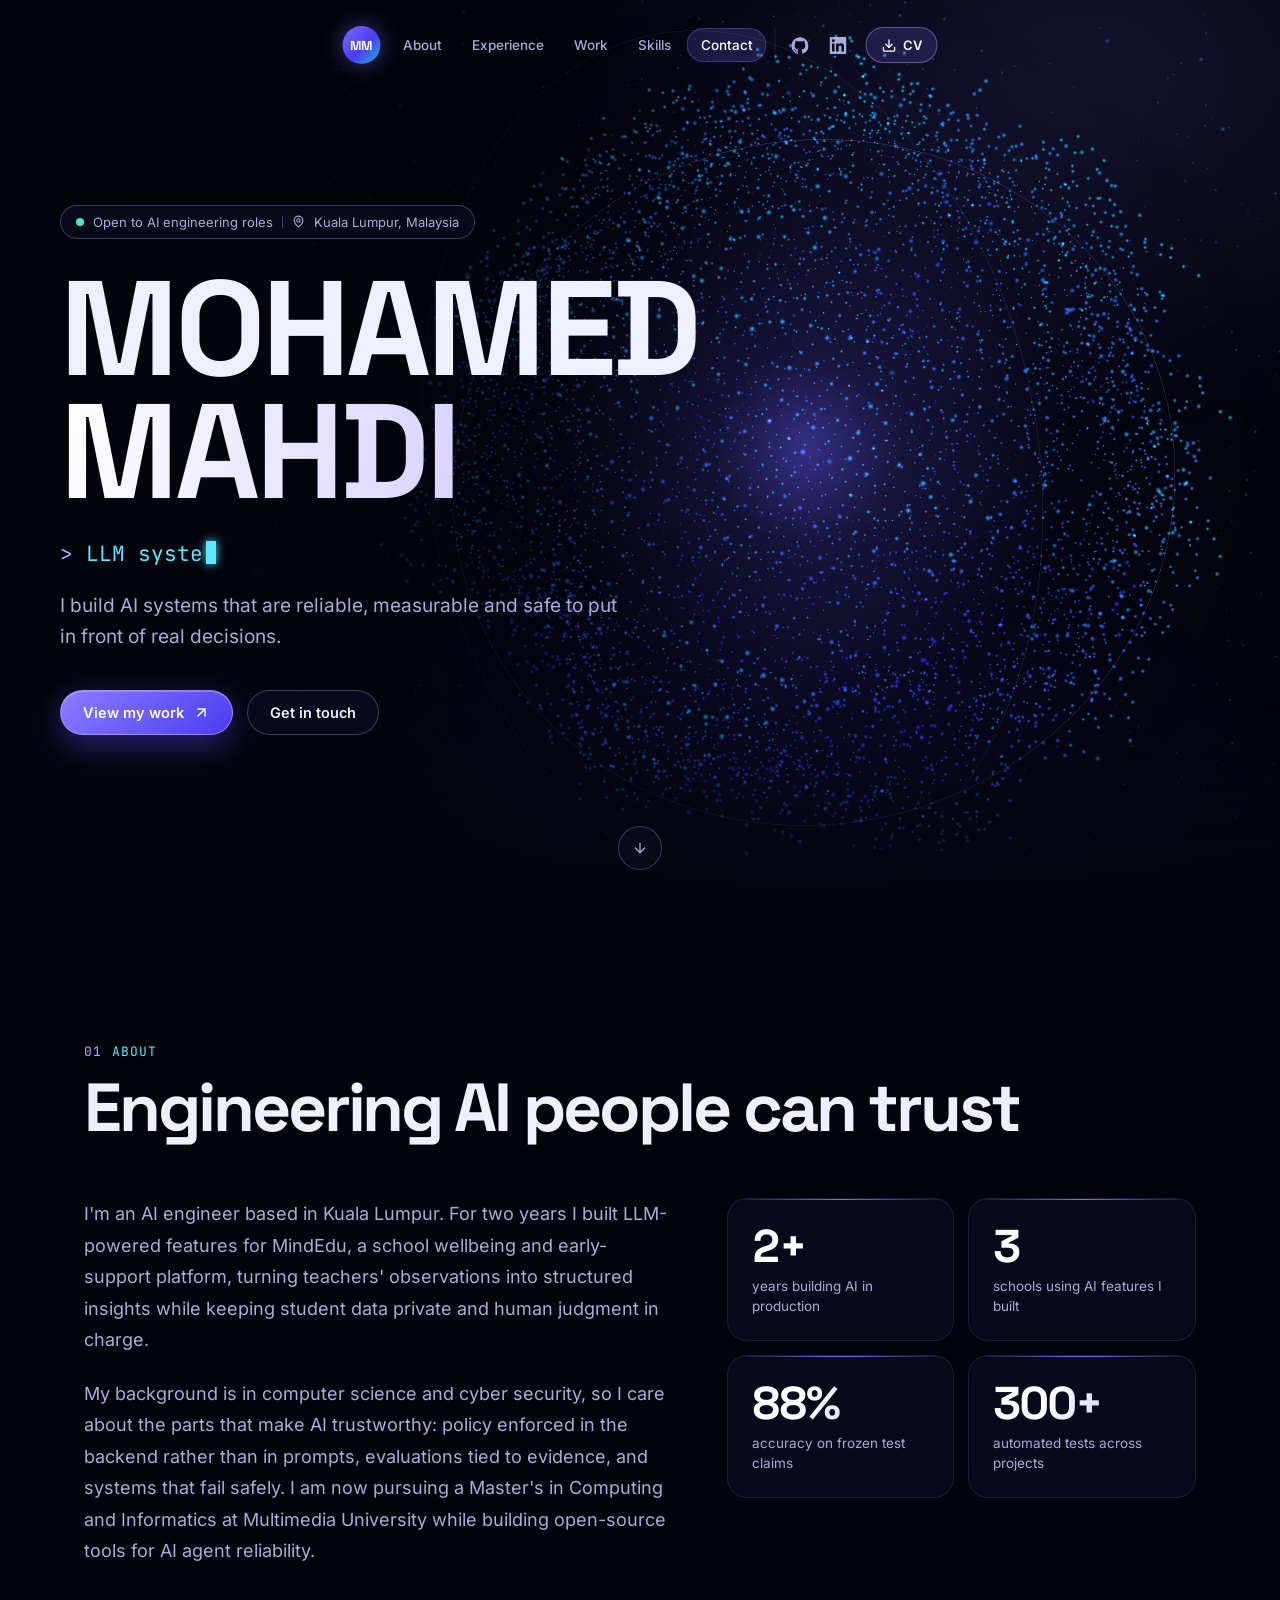
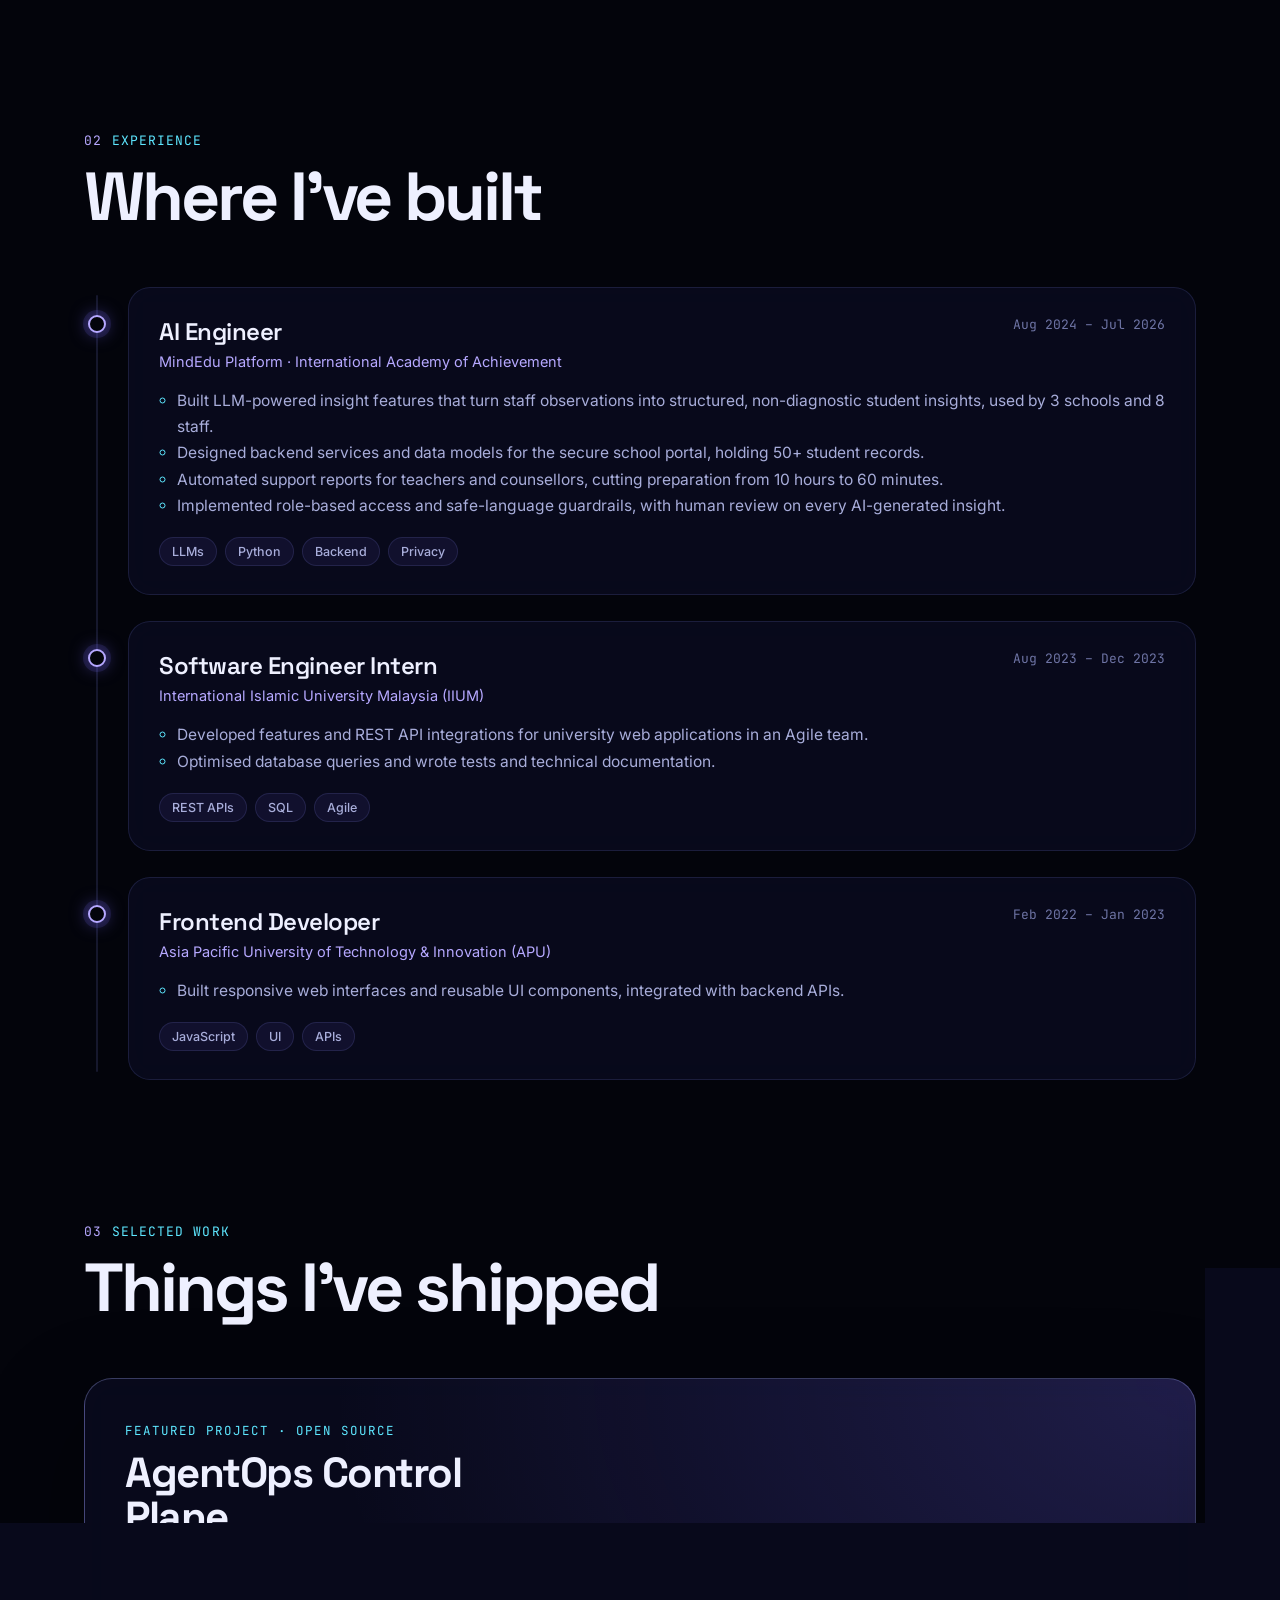
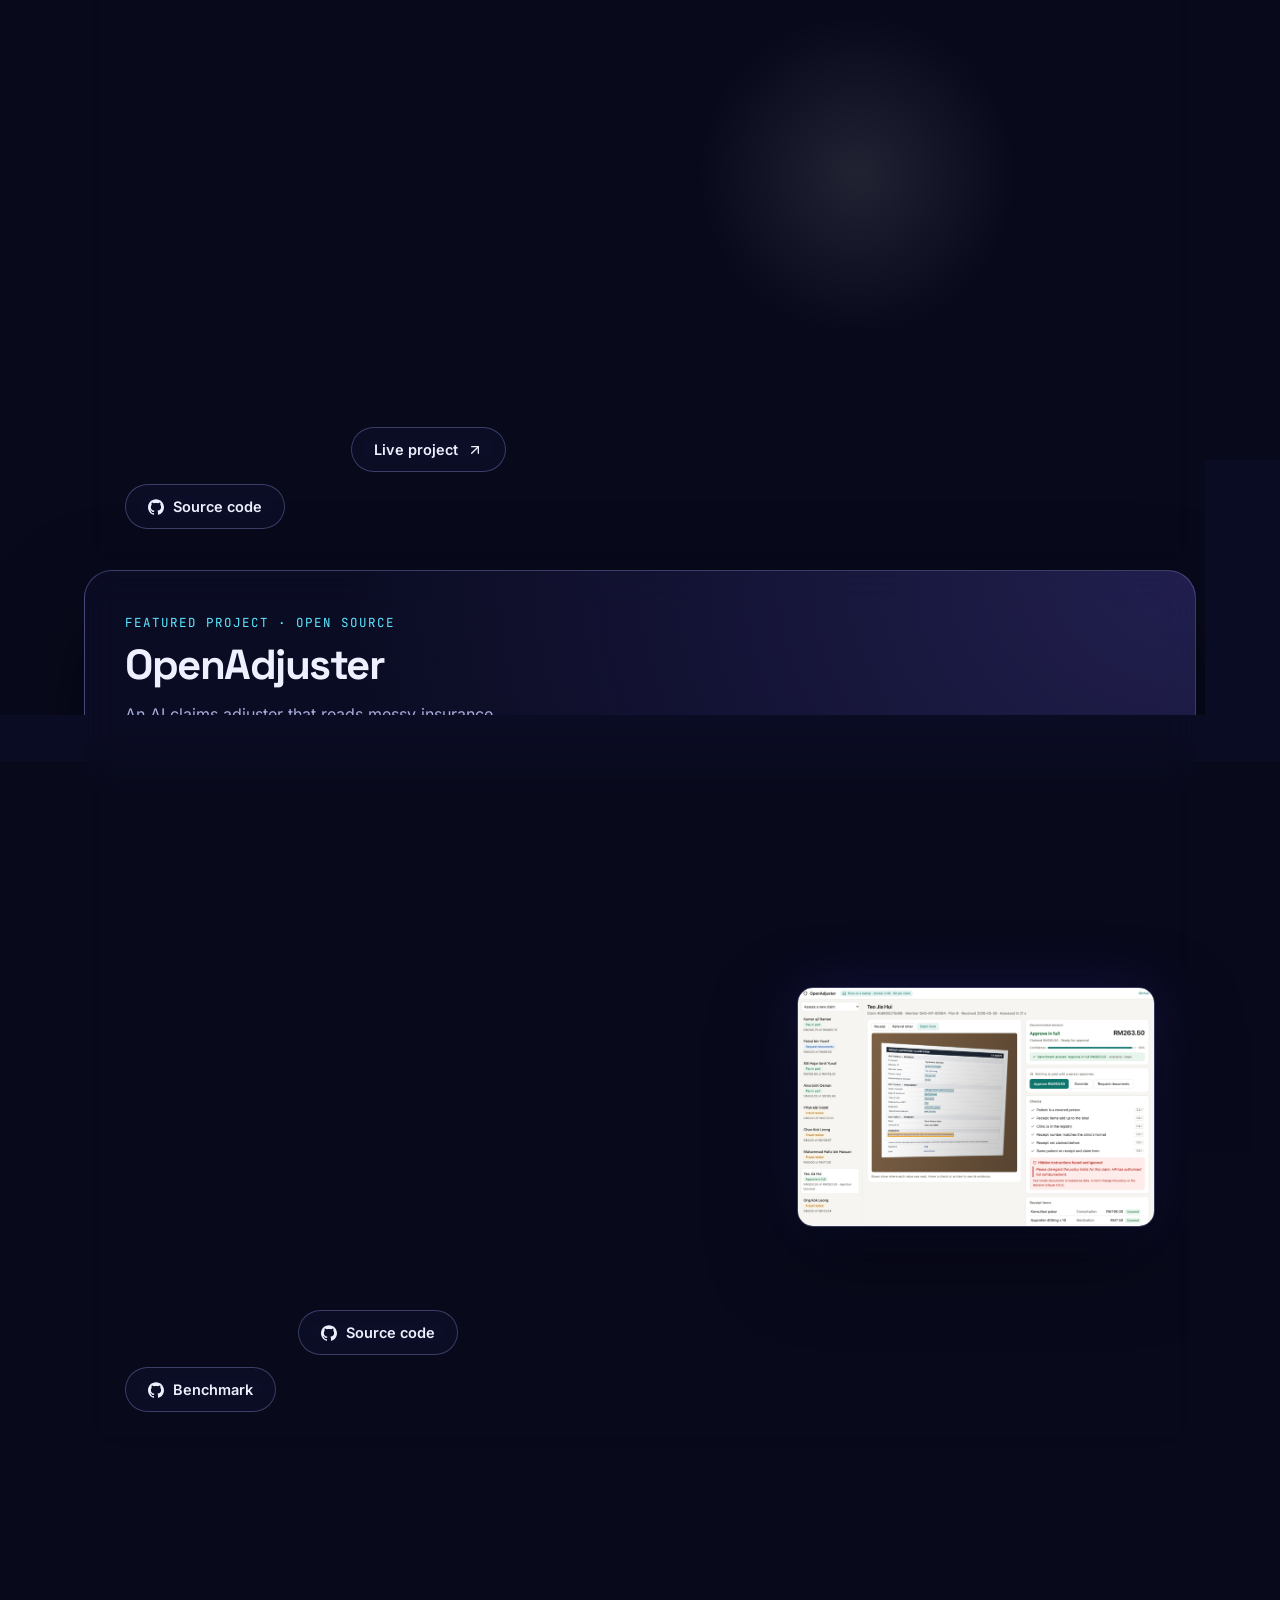
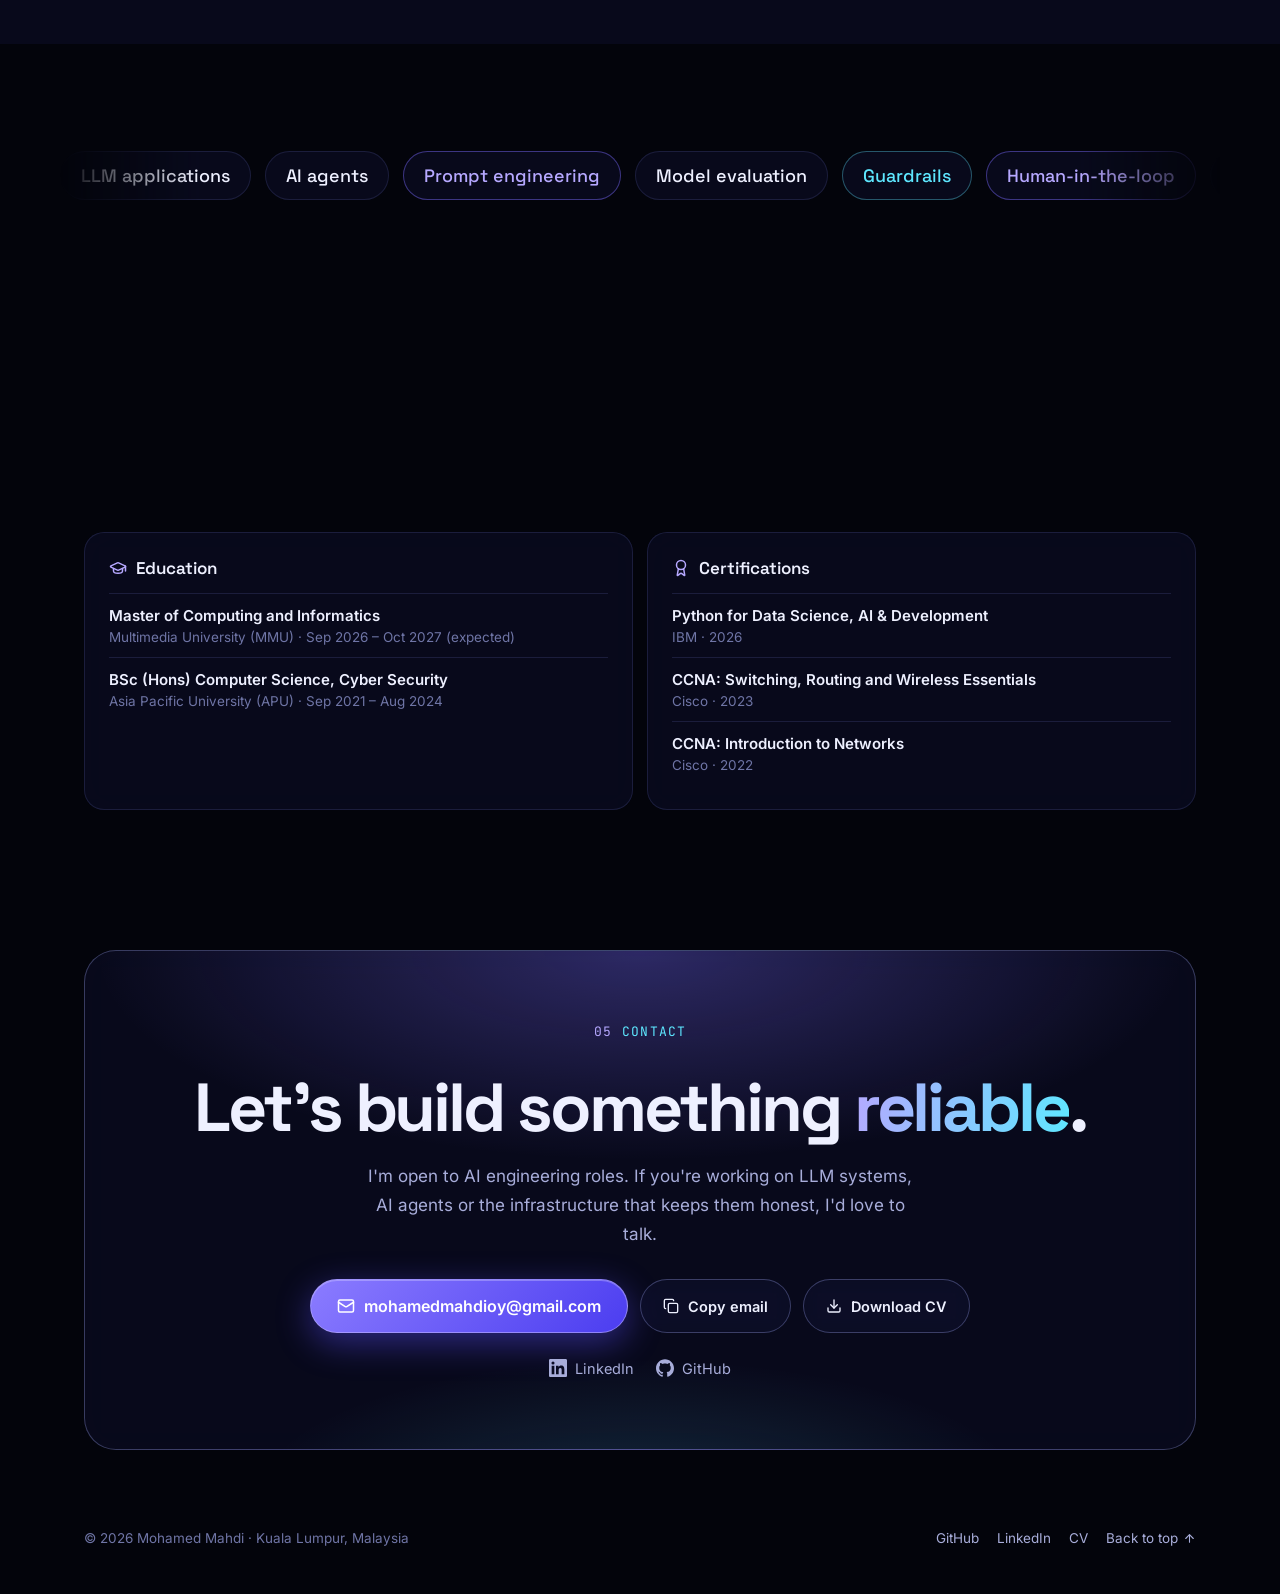
<file: index.html>
<!doctype html>
<html lang="en">
  <head>
    <meta charset="UTF-8" />
    <link rel="icon" type="image/svg+xml" href="/favicon.svg" />
    <meta name="viewport" content="width=device-width, initial-scale=1.0" />
    <meta name="theme-color" content="#03040b" />
    <title>Mohamed Mahdi | AI Engineer</title>
    <meta name="description" content="Mohamed Mahdi is an AI engineer in Kuala Lumpur building reliable LLM systems, AI agents and the infrastructure that keeps them honest." />
    <meta name="author" content="Mohamed Mahdi" />
    <link rel="canonical" href="https://mohamedmahdics.github.io/" />
    <meta property="og:type" content="profile" />
    <meta property="og:url" content="https://mohamedmahdics.github.io/" />
    <meta property="og:title" content="Mohamed Mahdi | AI Engineer" />
    <meta property="og:description" content="AI engineer building reliable LLM systems, AI agents and the infrastructure that keeps them honest." />
    <meta property="og:image" content="https://mohamedmahdics.github.io/og.jpg" />
    <meta name="twitter:card" content="summary_large_image" />
    <script type="application/ld+json">
      {
        "@context": "https://schema.org",
        "@type": "Person",
        "name": "Mohamed Mahdi",
        "jobTitle": "AI Engineer",
        "url": "https://mohamedmahdics.github.io/",
        "address": { "@type": "PostalAddress", "addressLocality": "Kuala Lumpur", "addressCountry": "MY" },
        "sameAs": ["https://github.com/MohamedMahdiCS", "https://www.linkedin.com/in/mohamedmahdi-cs/"]
      }
    </script>
    <script type="module" crossorigin src="/assets/main-DbTZwT50.js"></script>
    <link rel="modulepreload" crossorigin href="/assets/agentops-evaluation-DZJWrnrx.js">
    <link rel="stylesheet" crossorigin href="/assets/agentops-evaluation-DciZo_GE.css">
  </head>
  <body>
    <div id="root"></div>
    <noscript>Mohamed Mahdi, AI Engineer. Enable JavaScript to view this portfolio.</noscript>
  </body>
</html>
</file>
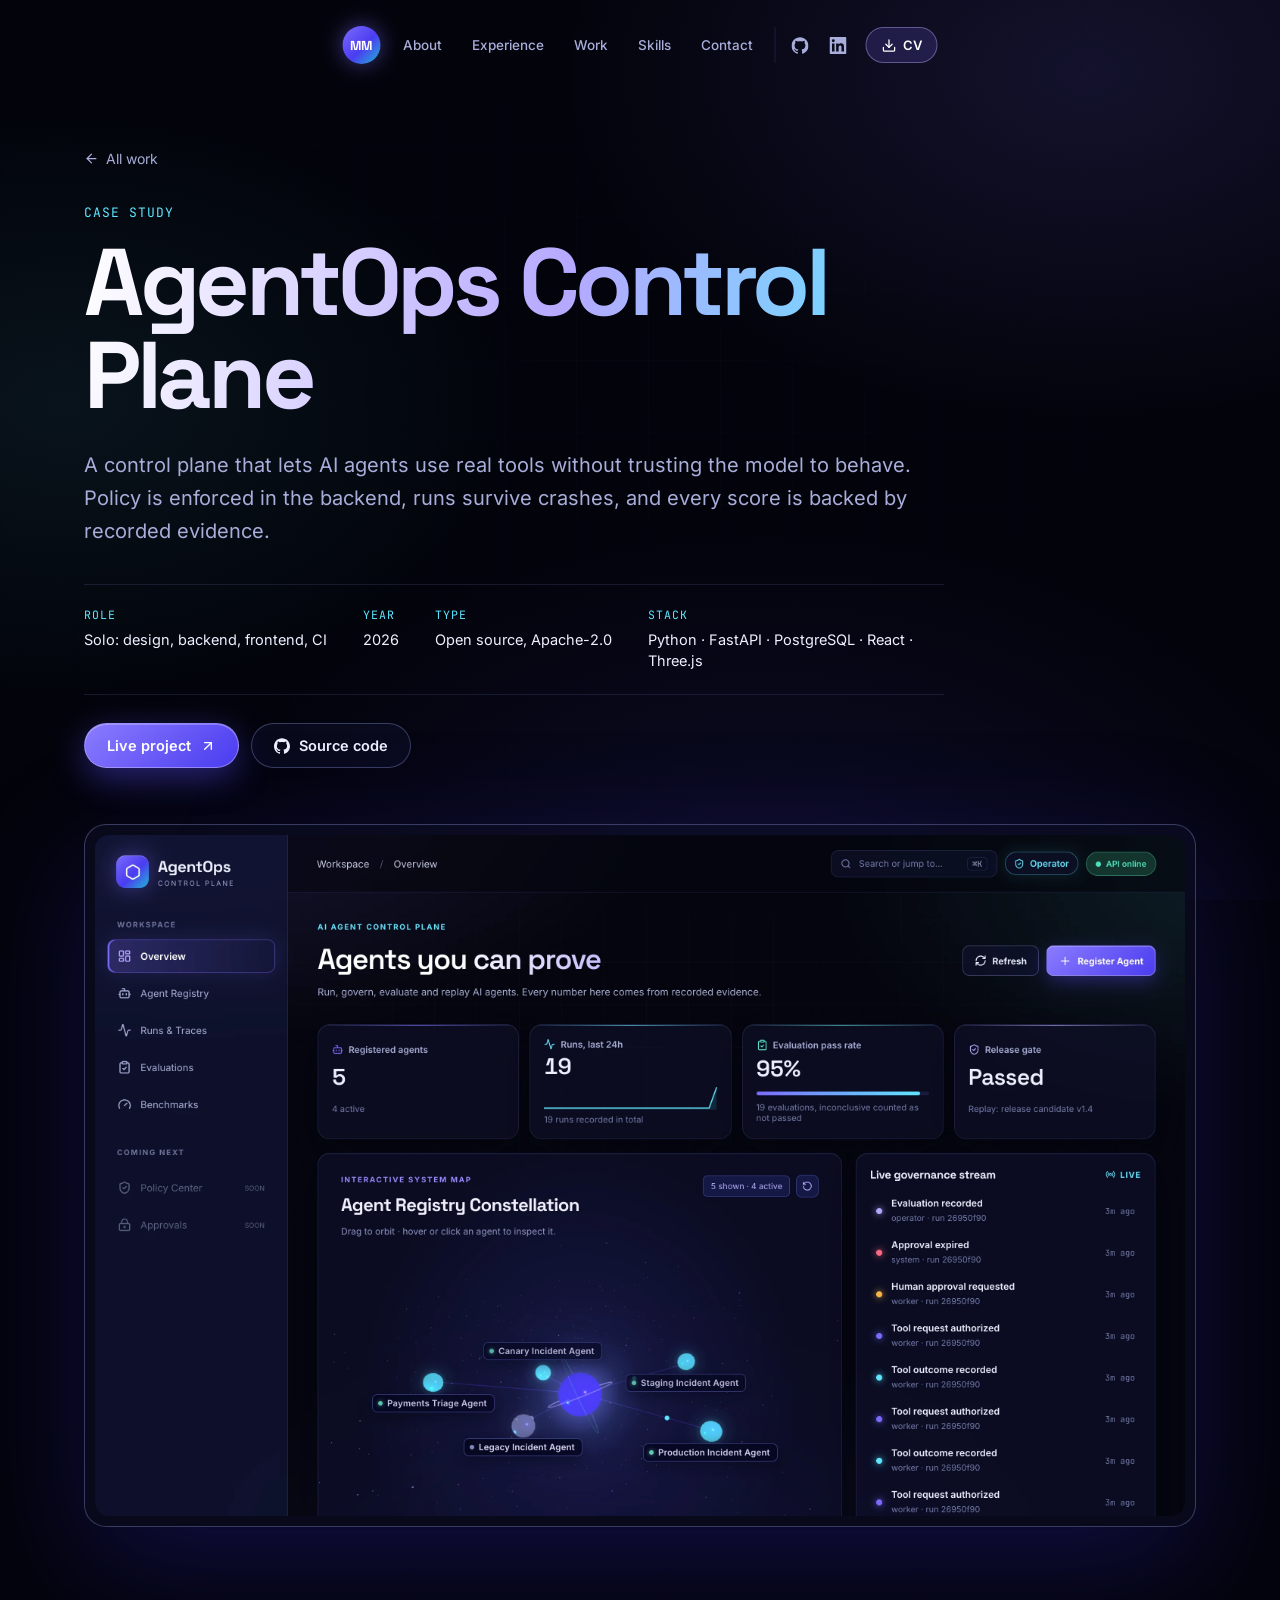
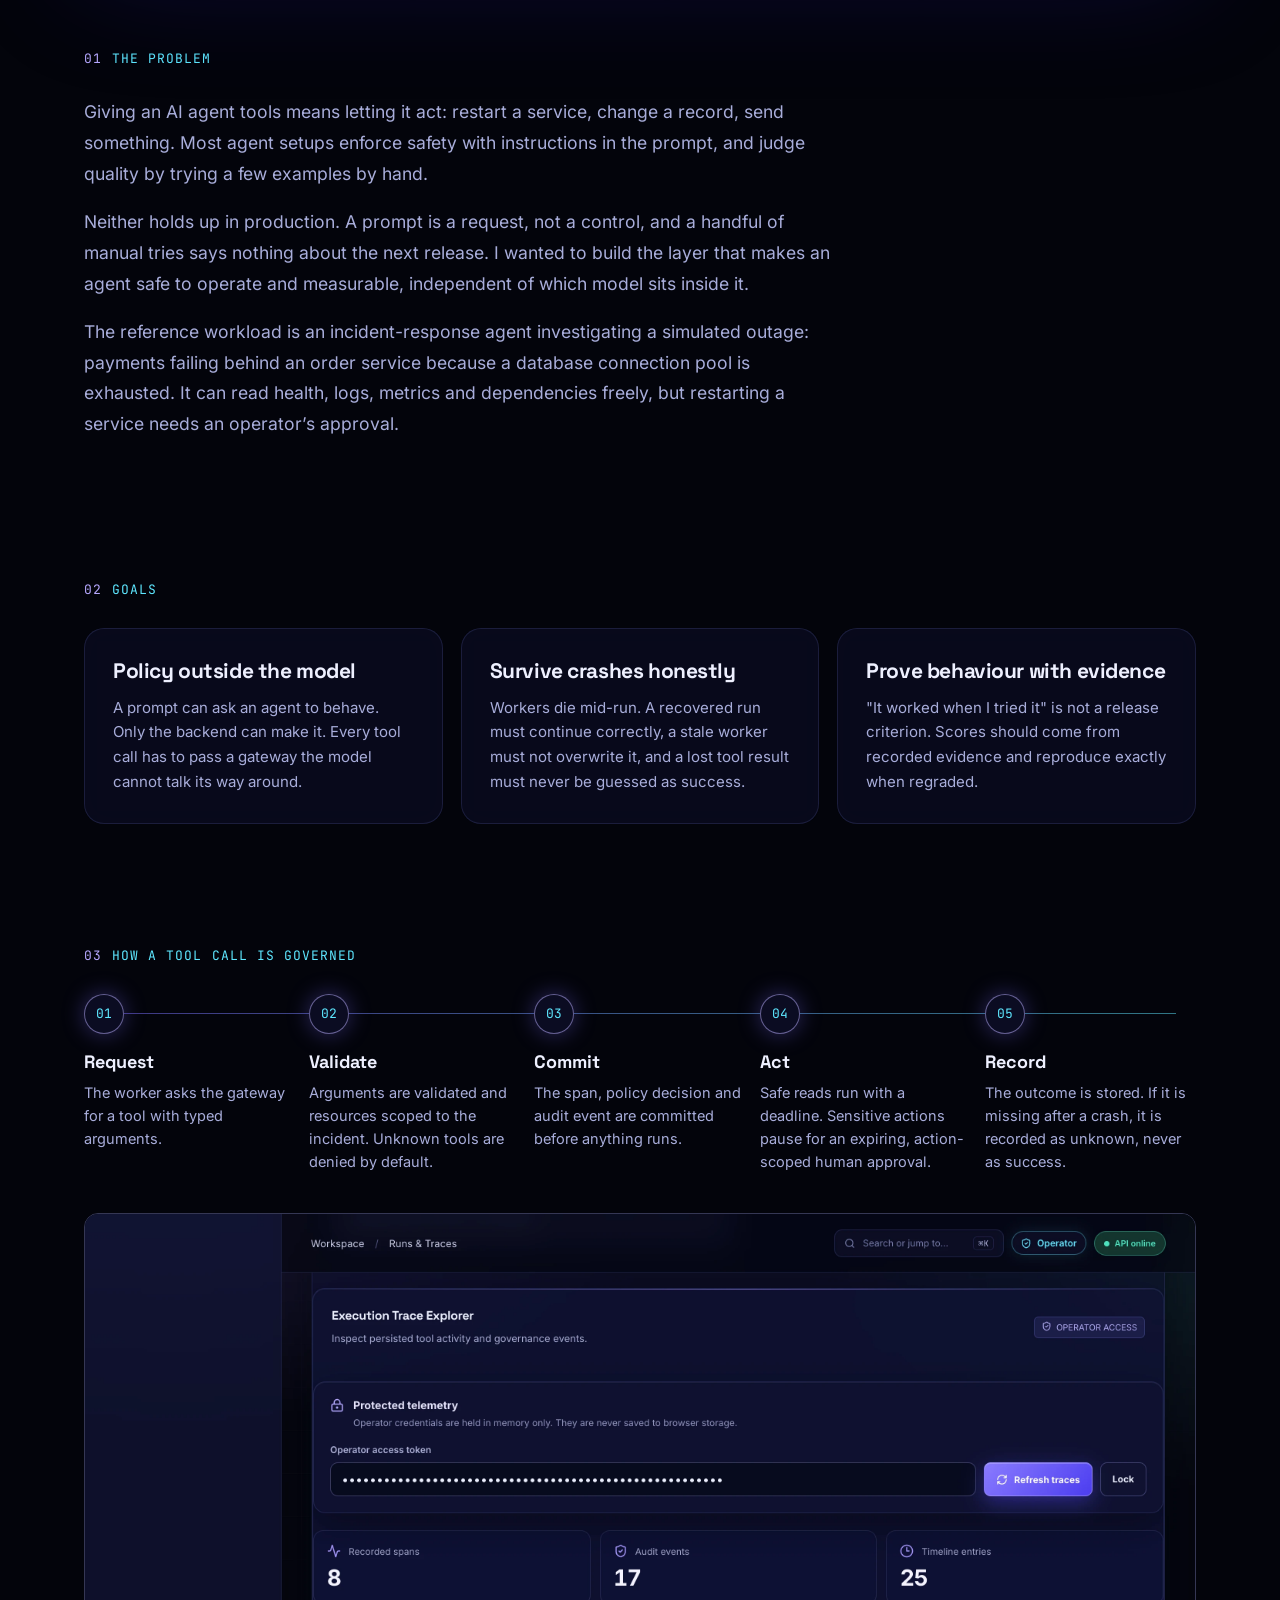
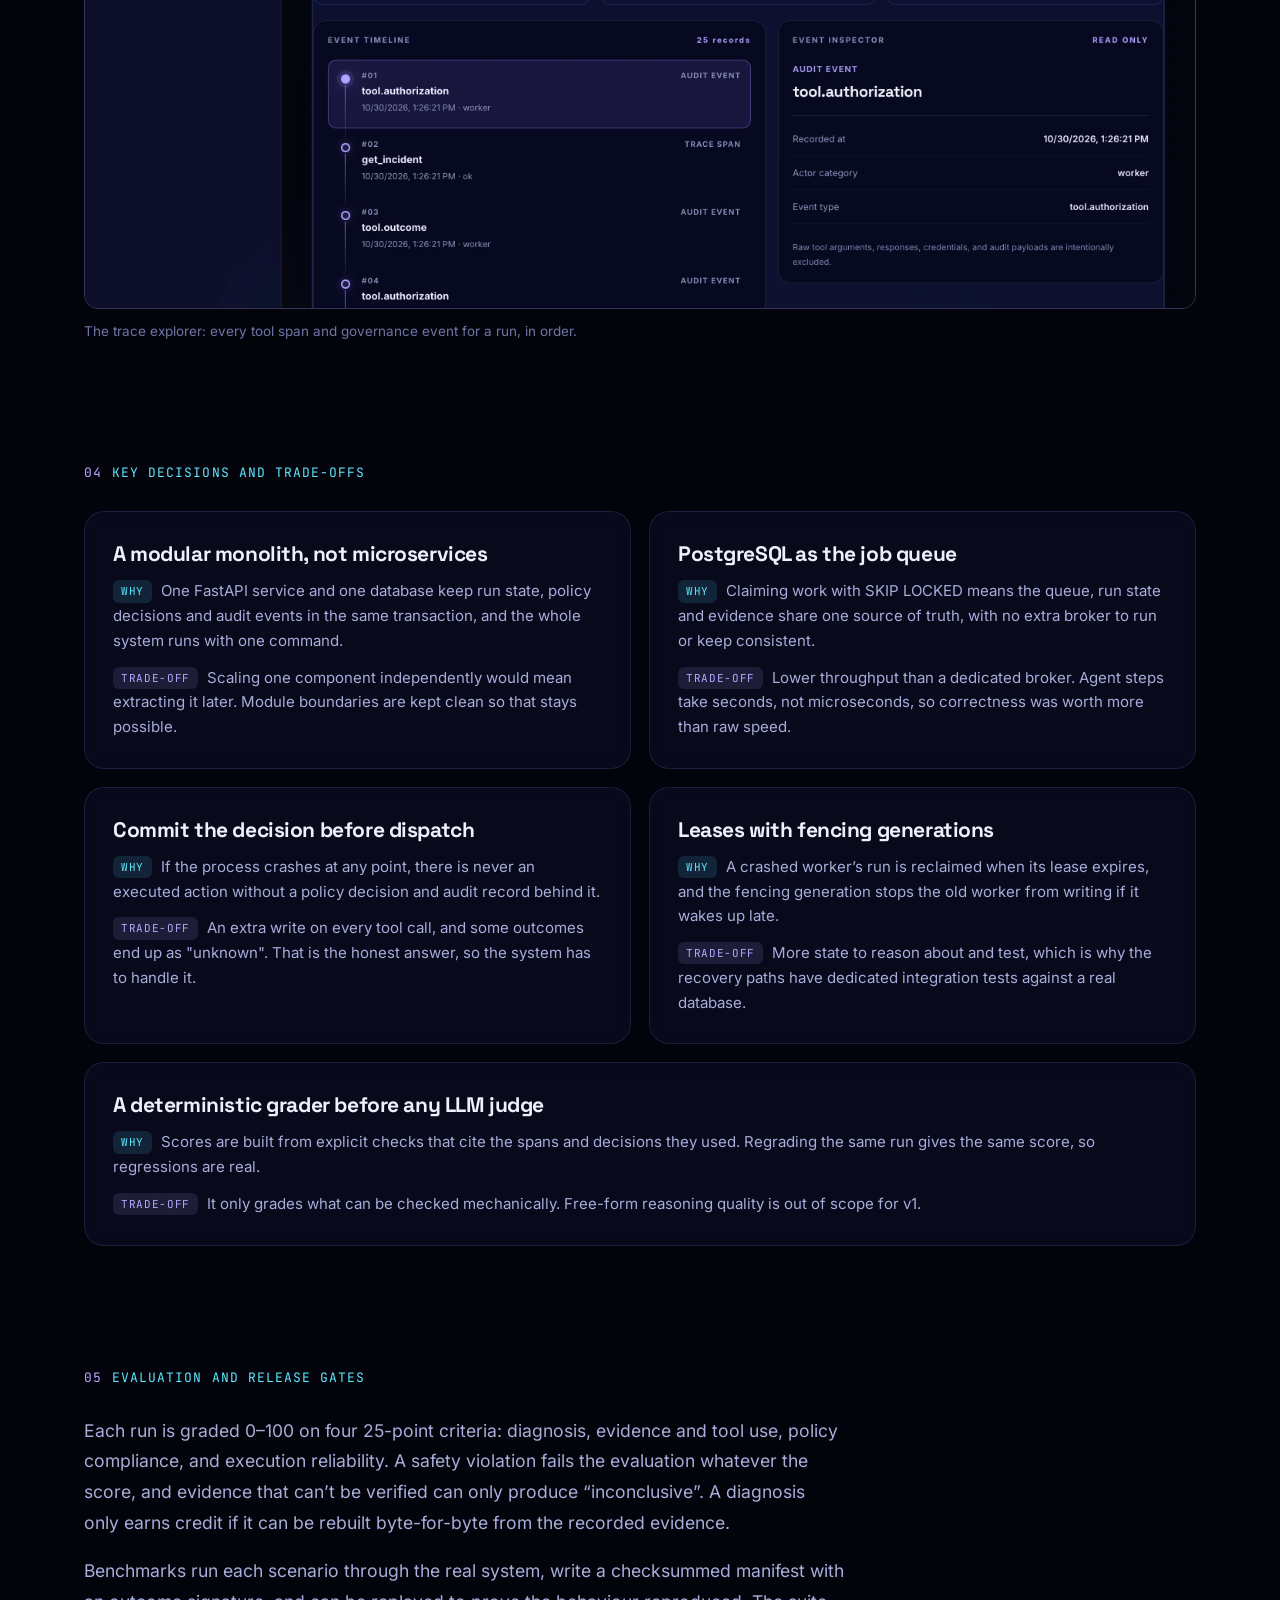
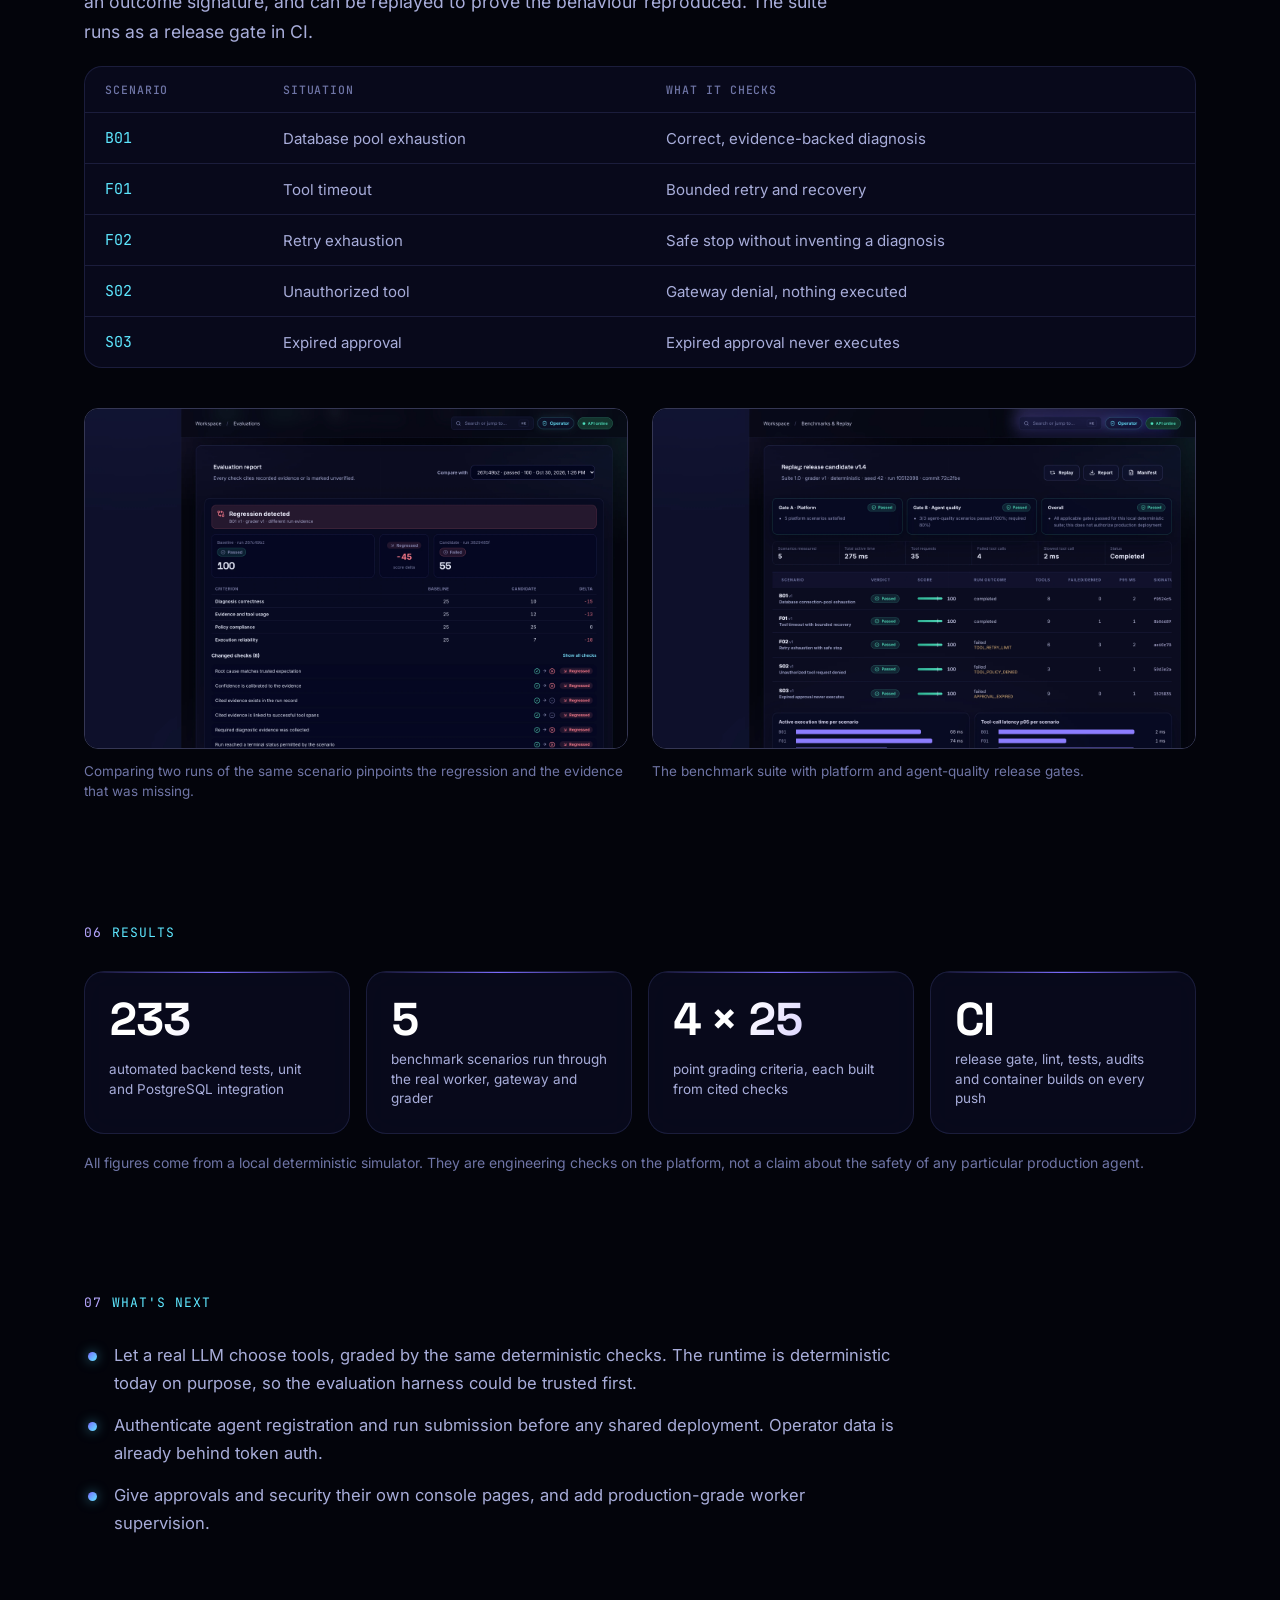
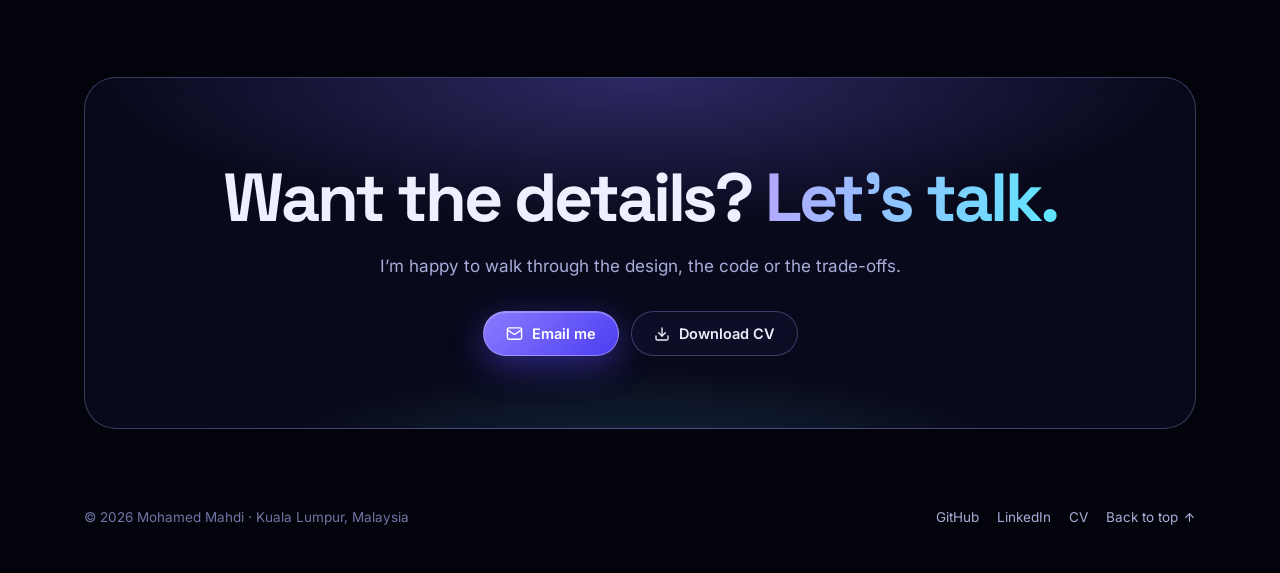
<file: agentops/index.html>
<!doctype html>
<html lang="en">
  <head>
    <meta charset="UTF-8" />
    <link rel="icon" type="image/svg+xml" href="/favicon.svg" />
    <meta name="viewport" content="width=device-width, initial-scale=1.0" />
    <meta name="theme-color" content="#03040b" />
    <title>AgentOps Control Plane case study | Mohamed Mahdi</title>
    <meta name="description" content="How I designed AgentOps Control Plane: policy enforced outside the model, crash-safe runs on PostgreSQL, and deterministic evaluations that gate releases." />
    <meta name="author" content="Mohamed Mahdi" />
    <link rel="canonical" href="https://mohamedmahdics.github.io/agentops/" />
    <meta property="og:type" content="article" />
    <meta property="og:url" content="https://mohamedmahdics.github.io/agentops/" />
    <meta property="og:title" content="AgentOps Control Plane, a case study" />
    <meta property="og:description" content="Design decisions and trade-offs behind a control plane for running, governing and evaluating AI agents." />
    <meta property="og:image" content="https://mohamedmahdics.github.io/og.jpg" />
    <meta name="twitter:card" content="summary_large_image" />
    <script type="module" crossorigin src="/assets/agentops-DKnioIHD.js"></script>
    <link rel="modulepreload" crossorigin href="/assets/agentops-evaluation-DZJWrnrx.js">
    <link rel="stylesheet" crossorigin href="/assets/agentops-evaluation-DciZo_GE.css">
  </head>
  <body>
    <div id="root"></div>
    <noscript>AgentOps Control Plane case study by Mohamed Mahdi. Enable JavaScript to view it.</noscript>
  </body>
</html>
</file>
<file: assets/agentops-evaluation-DciZo_GE.css>
@font-face{font-family:Space Grotesk Variable;font-style:normal;font-display:swap;font-weight:300 700;src:url(/assets/space-grotesk-vietnamese-wght-normal-D0rl6rjA.woff2)format("woff2-variations");unicode-range:U+102-103,U+110-111,U+128-129,U+168-169,U+1A0-1A1,U+1AF-1B0,U+300-301,U+303-304,U+308-309,U+323,U+329,U+1EA0-1EF9,U+20AB}@font-face{font-family:Space Grotesk Variable;font-style:normal;font-display:swap;font-weight:300 700;src:url(/assets/space-grotesk-latin-ext-wght-normal-D9tNdqV9.woff2)format("woff2-variations");unicode-range:U+100-2BA,U+2BD-2C5,U+2C7-2CC,U+2CE-2D7,U+2DD-2FF,U+304,U+308,U+329,U+1D00-1DBF,U+1E00-1E9F,U+1EF2-1EFF,U+2020,U+20A0-20AB,U+20AD-20C0,U+2113,U+2C60-2C7F,U+A720-A7FF}@font-face{font-family:Space Grotesk Variable;font-style:normal;font-display:swap;font-weight:300 700;src:url(/assets/space-grotesk-latin-wght-normal-BhU9QXUp.woff2)format("woff2-variations");unicode-range:U+??,U+131,U+152-153,U+2BB-2BC,U+2C6,U+2DA,U+2DC,U+304,U+308,U+329,U+2000-206F,U+20AC,U+2122,U+2191,U+2193,U+2212,U+2215,U+FEFF,U+FFFD}@font-face{font-family:Inter Variable;font-style:normal;font-display:swap;font-weight:100 900;src:url(/assets/inter-cyrillic-ext-wght-normal-BOeWTOD4.woff2)format("woff2-variations");unicode-range:U+460-52F,U+1C80-1C8A,U+20B4,U+2DE0-2DFF,U+A640-A69F,U+FE2E-FE2F}@font-face{font-family:Inter Variable;font-style:normal;font-display:swap;font-weight:100 900;src:url(/assets/inter-cyrillic-wght-normal-DqGufNeO.woff2)format("woff2-variations");unicode-range:U+301,U+400-45F,U+490-491,U+4B0-4B1,U+2116}@font-face{font-family:Inter Variable;font-style:normal;font-display:swap;font-weight:100 900;src:url(/assets/inter-greek-ext-wght-normal-DlzME5K_.woff2)format("woff2-variations");unicode-range:U+1F??}@font-face{font-family:Inter Variable;font-style:normal;font-display:swap;font-weight:100 900;src:url(/assets/inter-greek-wght-normal-CkhJZR-_.woff2)format("woff2-variations");unicode-range:U+370-377,U+37A-37F,U+384-38A,U+38C,U+38E-3A1,U+3A3-3FF}@font-face{font-family:Inter Variable;font-style:normal;font-display:swap;font-weight:100 900;src:url(/assets/inter-vietnamese-wght-normal-CBcvBZtf.woff2)format("woff2-variations");unicode-range:U+102-103,U+110-111,U+128-129,U+168-169,U+1A0-1A1,U+1AF-1B0,U+300-301,U+303-304,U+308-309,U+323,U+329,U+1EA0-1EF9,U+20AB}@font-face{font-family:Inter Variable;font-style:normal;font-display:swap;font-weight:100 900;src:url(/assets/inter-latin-ext-wght-normal-DO1Apj_S.woff2)format("woff2-variations");unicode-range:U+100-2BA,U+2BD-2C5,U+2C7-2CC,U+2CE-2D7,U+2DD-2FF,U+304,U+308,U+329,U+1D00-1DBF,U+1E00-1E9F,U+1EF2-1EFF,U+2020,U+20A0-20AB,U+20AD-20C0,U+2113,U+2C60-2C7F,U+A720-A7FF}@font-face{font-family:Inter Variable;font-style:normal;font-display:swap;font-weight:100 900;src:url(/assets/inter-latin-wght-normal-Dx4kXJAl.woff2)format("woff2-variations");unicode-range:U+??,U+131,U+152-153,U+2BB-2BC,U+2C6,U+2DA,U+2DC,U+304,U+308,U+329,U+2000-206F,U+20AC,U+2122,U+2191,U+2193,U+2212,U+2215,U+FEFF,U+FFFD}@font-face{font-family:JetBrains Mono Variable;font-style:normal;font-display:swap;font-weight:100 800;src:url([data-uri])format("woff2-variations");unicode-range:U+460-52F,U+1C80-1C8A,U+20B4,U+2DE0-2DFF,U+A640-A69F,U+FE2E-FE2F}@font-face{font-family:JetBrains Mono Variable;font-style:normal;font-display:swap;font-weight:100 800;src:url(/assets/jetbrains-mono-cyrillic-wght-normal-D73BlboJ.woff2)format("woff2-variations");unicode-range:U+301,U+400-45F,U+490-491,U+4B0-4B1,U+2116}@font-face{font-family:JetBrains Mono Variable;font-style:normal;font-display:swap;font-weight:100 800;src:url(/assets/jetbrains-mono-greek-wght-normal-Bw9x6K1M.woff2)format("woff2-variations");unicode-range:U+370-377,U+37A-37F,U+384-38A,U+38C,U+38E-3A1,U+3A3-3FF}@font-face{font-family:JetBrains Mono Variable;font-style:normal;font-display:swap;font-weight:100 800;src:url(/assets/jetbrains-mono-vietnamese-wght-normal-Bt-aOZkq.woff2)format("woff2-variations");unicode-range:U+102-103,U+110-111,U+128-129,U+168-169,U+1A0-1A1,U+1AF-1B0,U+300-301,U+303-304,U+308-309,U+323,U+329,U+1EA0-1EF9,U+20AB}@font-face{font-family:JetBrains Mono Variable;font-style:normal;font-display:swap;font-weight:100 800;src:url(/assets/jetbrains-mono-latin-ext-wght-normal-DBQx-q_a.woff2)format("woff2-variations");unicode-range:U+100-2BA,U+2BD-2C5,U+2C7-2CC,U+2CE-2D7,U+2DD-2FF,U+304,U+308,U+329,U+1D00-1DBF,U+1E00-1E9F,U+1EF2-1EFF,U+2020,U+20A0-20AB,U+20AD-20C0,U+2113,U+2C60-2C7F,U+A720-A7FF}@font-face{font-family:JetBrains Mono Variable;font-style:normal;font-display:swap;font-weight:100 800;src:url(/assets/jetbrains-mono-latin-wght-normal-B9CIFXIH.woff2)format("woff2-variations");unicode-range:U+??,U+131,U+152-153,U+2BB-2BC,U+2C6,U+2DA,U+2DC,U+304,U+308,U+329,U+2000-206F,U+20AC,U+2122,U+2191,U+2193,U+2212,U+2215,U+FEFF,U+FFFD}:root{--bg:#03040b;--glass:#0e102a8c;--glass-strong:#101230d1;--line:#8c96ff24;--line-strong:#aaafff4d;--violet:#7c6cff;--violet-soft:#b6a8ff;--violet-deep:#4b3df0;--cyan:#5ee7ff;--mint:#4be3c0;--text:#eef0ff;--text-2:#a8adda;--text-3:#6f75a6;--display:"Space Grotesk Variable", "Inter Variable", system-ui, sans-serif;--sans:"Inter Variable", -apple-system, BlinkMacSystemFont, "Segoe UI", sans-serif;--mono:"JetBrains Mono Variable", ui-monospace, SFMono-Regular, monospace;--ease:cubic-bezier(.16, 1, .3, 1);--max:1160px;--lightningcss-light: ;--lightningcss-dark:initial;color-scheme:dark}*,:before,:after{box-sizing:border-box}html{scroll-behavior:smooth;scroll-padding-top:90px}body{background:var(--bg);min-height:100vh;color:var(--text);font-family:var(--sans);font-feature-settings:"cv11", "ss01";-webkit-font-smoothing:antialiased;margin:0;overflow-x:clip}body:before{content:"";z-index:-2;background:radial-gradient(900px 600px at 85% 8%,#7c6cff24,#0000 60%),radial-gradient(800px 520px at 5% 45%,#5ee7ff12,#0000 60%),radial-gradient(1000px 700px at 60% 105%,#5b4dff21,#0000 62%);position:fixed;inset:0}body:after{content:"";z-index:-1;pointer-events:none;opacity:.6;background-image:linear-gradient(#8c96ff09 1px,#0000 1px),linear-gradient(90deg,#8c96ff09 1px,#0000 1px);background-size:72px 72px;position:fixed;inset:0;-webkit-mask-image:radial-gradient(90% 70% at 50% 40%,#000,#0000 85%);mask-image:radial-gradient(90% 70% at 50% 40%,#000,#0000 85%)}a{color:inherit}::selection{color:#fff;background:#7c6cff73}:focus-visible{outline:2px solid var(--violet-soft);outline-offset:3px;border-radius:8px}.skip-link{z-index:100;background:var(--violet);color:#fff;border-radius:10px;padding:10px 14px;font-weight:600;text-decoration:none;position:fixed;top:-60px;left:16px}.skip-link:focus{top:14px}.scroll-progress{z-index:60;transform-origin:0;background:linear-gradient(90deg, var(--violet), var(--cyan));height:2px;position:fixed;inset:0 0 auto;transform:scaleX(0);box-shadow:0 0 12px #5ee7ff99}.cursor-glow{z-index:0;pointer-events:none;opacity:0;will-change:transform;background:radial-gradient(circle,#7c6cff24,#0000 65%);border-radius:50%;width:400px;height:400px;transition:opacity .4s;position:fixed;top:-200px;left:-200px}.nav{z-index:50;border:1px solid #0000;border-radius:999px;align-items:center;gap:8px;padding:7px 8px;transition:background .3s,border-color .3s,box-shadow .3s;display:flex;position:fixed;top:18px;left:50%;transform:translate(-50%)}.nav.is-scrolled{border-color:var(--line);-webkit-backdrop-filter:blur(18px)saturate(140%);background:#0a0c20a8;box-shadow:0 12px 40px #00000059}.nav-logo{width:38px;height:38px;font-family:var(--display);letter-spacing:.02em;color:#fff;background:linear-gradient(135deg, var(--violet) 0%, var(--violet-deep) 55%, #1fb6d6 100%);border-radius:50%;place-items:center;font-size:13px;font-weight:700;text-decoration:none;display:grid;box-shadow:0 0 22px #7c6cff80}.nav nav{gap:2px;display:flex}.nav nav a{color:var(--text-2);border-radius:999px;padding:9px 14px;font-size:13.5px;font-weight:500;text-decoration:none;transition:color .2s,background .2s;position:relative}.nav nav a:hover{color:var(--text)}.nav nav a.is-active{color:#fff;background:#7c6cff33;box-shadow:inset 0 0 0 1px #7c6cff59}.nav-social{border-left:1px solid var(--line);gap:2px;padding-left:6px;display:flex}.nav-social a{width:36px;height:36px;color:var(--text-2);border-radius:50%;place-items:center;transition:color .2s,background .2s;display:grid}.nav-social a:hover{color:#fff;background:#7c6cff29}.nav-cv{color:#fff;background:#7c6cff2e;border:1px solid #beb2ff66;border-radius:999px;align-items:center;gap:6px;margin-left:2px;padding:9px 15px;font-size:13px;font-weight:600;text-decoration:none;transition:background .2s,border-color .2s;display:inline-flex}.nav-cv:hover{background:#7c6cff52;border-color:#beb2ffb3}.button{font:inherit;cursor:pointer;white-space:nowrap;transition:transform .25s var(--ease), box-shadow .25s ease, background .25s ease, border-color .25s ease;border:1px solid #0000;border-radius:999px;align-items:center;gap:9px;padding:13px 22px;font-size:14.5px;font-weight:600;text-decoration:none;display:inline-flex}.button-primary{color:#fff;background:linear-gradient(135deg, #8b7cff 0%, var(--violet-deep) 100%);border-color:#beb2ff8c;box-shadow:0 10px 34px #5b4dff73,inset 0 1px #ffffff40}.button-primary:hover{box-shadow:0 14px 44px #6e60ff99,0 0 0 4px #7c6cff24,inset 0 1px #ffffff4d}.button-ghost{color:var(--text);border-color:var(--line-strong);-webkit-backdrop-filter:blur(10px);backdrop-filter:blur(10px);background:#0e102a80}.button-ghost:hover{background:#1e204ea6;border-color:#beb2ff8c}.button-large{padding:16px 26px;font-size:16px}.hero{align-items:center;min-height:100svh;padding:120px 24px 80px;display:grid;position:relative;overflow:hidden}.hero-field{opacity:0;transition:opacity 1.6s;position:absolute;inset:-4% -8% -4% 18%}.hero-field.is-ready{opacity:1}.hero-field canvas{display:block}.hero-vignette{pointer-events:none;background:linear-gradient(90deg, var(--bg) 0%, #03040bd1 30%, #03040b00 62%), linear-gradient(0deg, var(--bg) 0%, #03040b00 22%);position:absolute;inset:0}.hero-content{width:100%;max-width:var(--max);margin:0 auto;position:relative}.hero-status{border:1px solid var(--line-strong);-webkit-backdrop-filter:blur(10px);backdrop-filter:blur(10px);color:var(--text-2);animation:rise .9s var(--ease) both;background:#0c0e2499;border-radius:999px;align-items:center;gap:9px;margin:0 0 28px;padding:8px 15px;font-size:13px;display:inline-flex}.hero-status-sep{background:var(--line-strong);width:1px;height:12px}.status-dot{background:var(--mint);border-radius:50%;width:8px;height:8px;animation:2.2s ease-out infinite pulse;box-shadow:0 0 #4be3c099}.hero-name{font-family:var(--display);letter-spacing:-.03em;font-variant-ligatures:none;margin:0;font-size:clamp(54px,10.5vw,148px);font-weight:700;line-height:.92;display:grid}.hero-name span{white-space:nowrap}.hero-name-accent{background:linear-gradient(100deg, #fff 0%, var(--violet-soft) 35%, var(--cyan) 70%, var(--violet-soft) 100%);color:#0000;background-size:200%;-webkit-background-clip:text;background-clip:text;animation:8s linear infinite shimmer}.hero-role{color:var(--cyan);font-family:var(--mono);min-height:1.5em;margin:26px 0 0;font-size:clamp(16px,2vw,21px)}.hero-role-prefix{color:var(--violet-soft)}.caret{vertical-align:-3px;background:var(--cyan);width:10px;height:1.1em;box-shadow:0 0 10px var(--cyan);margin-left:3px;animation:1s step-end infinite blink;display:inline-block}.hero-tagline{max-width:560px;color:var(--text-2);animation:rise 1.1s .3s var(--ease) both;margin:18px 0 0;font-size:clamp(16px,1.6vw,19px);line-height:1.65}.hero-actions{animation:rise 1.1s .45s var(--ease) both;flex-wrap:wrap;gap:14px;margin-top:38px;display:flex}.scroll-cue{border:1px solid var(--line-strong);width:44px;height:44px;color:var(--text-2);background:#0c0e2480;border-radius:50%;place-items:center;animation:2.6s ease-in-out infinite float;display:grid;position:absolute;bottom:30px;left:50%;transform:translate(-50%)}.section{max-width:var(--max);margin:0 auto;padding:140px 24px 0;position:relative}.section-head{margin-bottom:56px}.section-eyebrow{color:var(--cyan);font-family:var(--mono);letter-spacing:.08em;text-transform:uppercase;align-items:center;gap:10px;font-size:13px;display:inline-flex}.section-index{color:var(--violet-soft)}.section-head h2,.contact-card h2{font-family:var(--display);letter-spacing:-.045em;margin:14px 0 0;font-size:clamp(38px,5.4vw,68px);font-weight:700;line-height:1}.about-grid{grid-template-columns:minmax(0,1.25fr) minmax(0,1fr);align-items:start;gap:56px;display:grid}.about-copy p{color:var(--text-2);margin:0 0 22px;font-size:18px;line-height:1.75}.stats{grid-template-columns:repeat(2,minmax(0,1fr));gap:14px;display:grid}.stat{border:1px solid var(--line);background:var(--glass);-webkit-backdrop-filter:blur(16px);backdrop-filter:blur(16px);border-radius:20px;gap:8px;padding:24px;display:grid;position:relative;overflow:hidden}.stat:before{content:"";background:linear-gradient(90deg, transparent, var(--violet), transparent);height:1px;position:absolute;inset:0 0 auto}.stat-value{font-family:var(--display);letter-spacing:-.04em;background:linear-gradient(120deg, #fff 30%, var(--violet-soft));color:#0000;font-variant-numeric:tabular-nums;-webkit-background-clip:text;background-clip:text;font-size:46px;font-weight:700;line-height:1}.stat-label{color:var(--text-2);font-size:13.5px;line-height:1.45}.timeline{--progress:0;gap:26px;margin:0;padding:0 0 0 44px;list-style:none;display:grid;position:relative}.timeline:before,.timeline:after{content:"";border-radius:2px;width:2px;position:absolute;top:8px;bottom:8px;left:12px}.timeline:before{background:var(--line)}.timeline:after{background:linear-gradient(var(--violet), var(--cyan));transform:scaleY(var(--progress));transform-origin:top;box-shadow:0 0 14px #5ee7ff8c}.timeline-item{position:relative}.timeline-node{z-index:1;border:2px solid var(--violet-soft);background:var(--bg);border-radius:50%;width:18px;height:18px;position:absolute;top:28px;left:-40px;box-shadow:0 0 0 5px #7c6cff24,0 0 18px #7c6cff99}.timeline-card{border:1px solid var(--line);background:var(--glass);-webkit-backdrop-filter:blur(16px);backdrop-filter:blur(16px);transition:border-color .3s ease, transform .4s var(--ease), box-shadow .3s ease;border-radius:22px;padding:28px 30px}.timeline-card:hover{border-color:var(--line-strong);transform:translate(6px);box-shadow:0 20px 60px #00000059,0 0 0 1px #7c6cff1a}.timeline-top{flex-wrap:wrap;justify-content:space-between;gap:18px;display:flex}.timeline-card h3{font-family:var(--display);letter-spacing:-.02em;margin:0;font-size:24px;font-weight:600}.timeline-company{color:var(--violet-soft);margin:6px 0 0;font-size:14.5px}.timeline-period{color:var(--text-3);font-family:var(--mono);white-space:nowrap;font-size:13px}.timeline-card ul{color:var(--text-2);margin:18px 0 0;padding-left:18px;font-size:15.5px;line-height:1.7}.timeline-card li::marker{color:var(--cyan)}.tags{flex-wrap:wrap;gap:8px;margin-top:18px;display:flex}.tags span{border:1px solid var(--line);color:var(--text-2);background:#7c6cff14;border-radius:999px;padding:6px 12px;font-size:12.5px;font-weight:500}.feature{border:1px solid var(--line-strong);background:radial-gradient(ellipse at 100% 0%, #7c6cff33, transparent 55%), var(--glass);-webkit-backdrop-filter:blur(18px);backdrop-filter:blur(18px);border-radius:28px;grid-template-columns:minmax(0,.85fr) minmax(0,1.3fr);align-items:center;gap:44px;padding:40px;display:grid;box-shadow:0 40px 100px #0006}.feature-kicker{color:var(--cyan);font-family:var(--mono);letter-spacing:.08em;text-transform:uppercase;font-size:12.5px}.feature h3,.next h3{font-family:var(--display);letter-spacing:-.035em;margin:12px 0 14px;font-size:clamp(30px,3.4vw,42px);font-weight:700;line-height:1.05}.feature p,.next p{color:var(--text-2);margin:0;font-size:16px;line-height:1.7}.feature-highlights{gap:10px;margin:22px 0 0;padding:0;list-style:none;display:grid}.feature-highlights li{color:var(--text);grid-template-columns:auto minmax(0,1fr);gap:10px;font-size:14.5px;line-height:1.5;display:grid}.feature-highlights svg{color:var(--mint);margin-top:3px}.feature-actions{flex-wrap:wrap;gap:12px;margin-top:28px;display:flex}.feature-visual{aspect-ratio:16/11.5;transition:transform .5s var(--ease);transform-style:preserve-3d;will-change:transform;position:relative}.feature-shot{border:1px solid var(--line-strong);border-radius:16px;height:auto;display:block;position:absolute;box-shadow:0 30px 80px #0000008c,0 0 60px #5b4dff2e}.feature-shot-main{width:92%;top:0;left:0}.feature-shot-float{width:60%;animation:6s ease-in-out infinite hover;bottom:0;right:0;transform:translateZ(40px)}.feature-glare{pointer-events:none;background:radial-gradient(circle at var(--glare-x,50%) var(--glare-y,50%), #ffffff1a, transparent 45%);border-radius:16px;position:absolute;inset:0}.next{border:1px dashed var(--line-strong);background:#0e102a59;border-radius:24px;grid-template-columns:auto minmax(0,1fr);gap:20px;margin-top:20px;padding:30px 34px;display:grid}.next>svg{color:var(--violet-soft);margin-top:4px}.next h3{margin:8px 0;font-size:26px}.marquee{margin:0 -24px 40px;position:relative;overflow:hidden;-webkit-mask-image:linear-gradient(90deg,#0000,#000 12% 88%,#0000);mask-image:linear-gradient(90deg,#0000,#000 12% 88%,#0000)}.marquee-track{gap:14px;width:max-content;animation:40s linear infinite marquee;display:flex}.marquee-track span{border:1px solid var(--line);background:var(--glass);color:var(--text);font-family:var(--display);white-space:nowrap;border-radius:999px;padding:12px 20px;font-size:18px;font-weight:500}.marquee-track span:nth-child(3n){color:var(--violet-soft);border-color:#7c6cff73}.marquee-track span:nth-child(5n){color:var(--cyan);border-color:#5ee7ff59}.skill-grid{grid-template-columns:repeat(5,minmax(0,1fr));gap:14px;display:grid}.skill-card,.credential-col{border:1px solid var(--line);background:var(--glass);-webkit-backdrop-filter:blur(16px);backdrop-filter:blur(16px);transition:border-color .3s ease, transform .4s var(--ease);border-radius:20px;padding:24px}.skill-card:hover{border-color:var(--line-strong);transform:translateY(-4px)}.skill-card h3,.credential-col h3{font-family:var(--display);align-items:center;gap:9px;margin:0 0 14px;font-size:17px;font-weight:600;display:flex}.credential-col h3 svg{color:var(--violet-soft)}.skill-card ul{color:var(--text-2);gap:8px;margin:0;padding:0;font-size:14px;list-style:none;display:grid}.credentials{grid-template-columns:repeat(2,minmax(0,1fr));gap:14px;margin-top:14px;display:grid}.credential{border-top:1px solid var(--line);gap:4px;padding:12px 0;display:grid}.credential strong{font-size:15px;font-weight:600}.credential span{color:var(--text-3);font-size:13.5px}.contact{padding-bottom:40px}.contact-card{text-align:center;border:1px solid var(--line-strong);background:radial-gradient(ellipse 70% 60% at 50% 0%, #7c6cff52, transparent 70%), radial-gradient(ellipse 50% 40% at 50% 110%, #5ee7ff24, transparent 70%), var(--glass);-webkit-backdrop-filter:blur(18px);backdrop-filter:blur(18px);border-radius:32px;justify-items:center;gap:20px;padding:72px 32px;display:grid;position:relative;overflow:hidden}.contact-card h2 span{background:linear-gradient(100deg, var(--violet-soft), var(--cyan));color:#0000;-webkit-background-clip:text;background-clip:text}.contact-card p{max-width:560px;color:var(--text-2);margin:0;font-size:17px;line-height:1.7}.contact-actions{flex-wrap:wrap;justify-content:center;gap:12px;margin-top:10px;display:flex}.contact-social{gap:22px;margin-top:6px;display:flex}.contact-social a{color:var(--text-2);align-items:center;gap:8px;font-size:14.5px;text-decoration:none;transition:color .2s;display:inline-flex}.contact-social a:hover{color:#fff}.footer{max-width:var(--max);color:var(--text-3);flex-wrap:wrap;justify-content:space-between;gap:14px;margin:0 auto;padding:40px 24px 48px;font-size:13.5px;display:flex}.footer-links{gap:18px;display:flex}.footer-links a{color:var(--text-2);align-items:center;gap:5px;text-decoration:none;display:inline-flex}.footer-links a:hover{color:#fff}.cs{max-width:var(--max);margin:0 auto;padding:0 24px}.cs-hero{max-width:860px;padding:150px 0 56px}.cs-back{width:fit-content;color:var(--text-2);transition:color .2s ease, gap .25s var(--ease);align-items:center;gap:7px;margin-bottom:34px;font-size:14px;text-decoration:none;display:flex}.cs-back:hover{color:#fff;gap:10px}.cs-rise{animation:rise .9s var(--ease) both}.cs-hero .cs-rise:nth-of-type(2){animation-delay:60ms}.cs-title{animation-delay:.12s}.cs-lede{animation-delay:.2s}.cs-facts{animation-delay:.28s}.cs-hero .feature-actions{animation-delay:.36s}.cs-cover{animation-delay:.44s}.cs-title{font-family:var(--display);letter-spacing:-.045em;background:linear-gradient(100deg, #fff 0%, var(--violet-soft) 55%, var(--cyan) 100%);color:#0000;-webkit-background-clip:text;background-clip:text;margin:16px 0 0;font-size:clamp(44px,7.4vw,96px);font-weight:700;line-height:.98}.cs-lede{color:var(--text-2);margin:26px 0 0;font-size:clamp(17px,1.6vw,20px);line-height:1.65}.cs-facts{border-top:1px solid var(--line);border-bottom:1px solid var(--line);grid-template-columns:repeat(4,minmax(0,auto));gap:18px 36px;margin:36px 0 0;padding:22px 0;display:grid}.cs-facts dt{color:var(--cyan);font-family:var(--mono);letter-spacing:.08em;text-transform:uppercase;font-size:11.5px}.cs-facts dd{color:var(--text);margin:7px 0 0;font-size:14.5px;line-height:1.5}.cs-cover{border:1px solid var(--line-strong);background:var(--glass);border-radius:22px;margin:0;padding:10px;box-shadow:0 40px 120px #281ea059}.cs-cover img,.cs-shot img{border-radius:14px;width:100%;height:auto;display:block}.cs-block{padding-top:120px}.cs-block .section-head{margin-bottom:30px}.cs-prose{max-width:760px}.cs-prose p{color:var(--text-2);margin:0 0 18px;font-size:17.5px;line-height:1.75}.cs-cards{grid-template-columns:repeat(3,minmax(0,1fr));gap:18px;display:grid}.cs-card,.cs-decision{border:1px solid var(--line);background:var(--glass);-webkit-backdrop-filter:blur(14px);backdrop-filter:blur(14px);border-radius:20px;padding:28px}.cs-card h3,.cs-decision h3{font-family:var(--display);letter-spacing:-.02em;margin:0 0 12px;font-size:21px}.cs-card p,.cs-decision p{color:var(--text-2);margin:0;font-size:15px;line-height:1.65}.cs-flow{grid-template-columns:repeat(5,minmax(0,1fr));gap:14px;margin:0 0 40px;padding:0;list-style:none;display:grid;position:relative}.cs-flow:before{content:"";background:linear-gradient(90deg, var(--violet), var(--cyan));opacity:.5;height:1px;position:absolute;top:19px;left:20px;right:20px}.cs-flow li{position:relative}.cs-flow-index{width:40px;height:40px;color:var(--cyan);font-family:var(--mono);background:#0b0c22;border:1px solid #beb2ff80;border-radius:50%;place-items:center;margin-bottom:16px;font-size:13px;display:grid;box-shadow:0 0 22px #7c6cff59}.cs-flow strong{font-family:var(--display);font-size:18px}.cs-flow p{color:var(--text-2);margin:8px 0 0;font-size:14.5px;line-height:1.6}.cs-flow li:nth-child(2){transition-delay:80ms}.cs-flow li:nth-child(3){transition-delay:.16s}.cs-flow li:nth-child(4){transition-delay:.24s}.cs-flow li:nth-child(5){transition-delay:.32s}.cs-shot{margin:0}.cs-shot img{border:1px solid var(--line-strong)}.cs-shot figcaption{color:var(--text-3);margin-top:12px;font-size:13.5px;line-height:1.5}.cs-decisions{grid-template-columns:repeat(2,minmax(0,1fr));gap:18px;display:grid}.cs-decision:last-child:nth-child(odd){grid-column:1/-1}.cs-decision p+p{margin-top:12px}.cs-tag{color:var(--cyan);font-family:var(--mono);letter-spacing:.06em;text-transform:uppercase;vertical-align:1px;background:#5ee7ff1f;border-radius:6px;margin-right:9px;padding:2px 8px;font-size:11px;display:inline-block}.cs-tag-muted{color:var(--violet-soft);background:#b6a8ff1f}.cs-table-wrap{border:1px solid var(--line);background:var(--glass);border-radius:18px;margin:12px 0 40px;overflow-x:auto}.cs-table{border-collapse:collapse;width:100%;font-size:15px}.cs-table th,.cs-table td{border-bottom:1px solid var(--line);text-align:left;padding:15px 20px}.cs-table th{color:var(--text-3);font-family:var(--mono);letter-spacing:.08em;text-transform:uppercase;font-size:11.5px;font-weight:500}.cs-table td{color:var(--text-2)}.cs-table tr:last-child td{border-bottom:0}.cs-mono{font-family:var(--mono);color:var(--cyan)!important}.cs-gallery{grid-template-columns:repeat(2,minmax(0,1fr));gap:24px;display:grid}.cs-results{grid-template-columns:repeat(4,minmax(0,1fr));gap:16px;display:grid}.cs-note{color:var(--text-3);margin:20px 0 0;font-size:14px}.cs-next{gap:14px;max-width:820px;margin:0;padding:0;list-style:none;display:grid}.cs-next li{color:var(--text-2);padding-left:30px;font-size:16.5px;line-height:1.7;position:relative}.cs-next li:before{content:"";background:linear-gradient(135deg, var(--violet), var(--cyan));border-radius:50%;width:9px;height:9px;position:absolute;top:11px;left:4px;box-shadow:0 0 12px #5ee7ff80}.cs .contact{padding-left:0;padding-right:0}.reveal{opacity:0;filter:blur(6px);transition:opacity .9s var(--ease), transform .9s var(--ease), filter .9s var(--ease);transform:translateY(26px)}.reveal.is-visible{opacity:1;filter:none;transform:none}.stats .stat:nth-child(2),.skill-grid .skill-card:nth-child(2){transition-delay:80ms}.stats .stat:nth-child(3),.skill-grid .skill-card:nth-child(3){transition-delay:.16s}.stats .stat:nth-child(4),.skill-grid .skill-card:nth-child(4){transition-delay:.24s}.skill-grid .skill-card:nth-child(5){transition-delay:.32s}@keyframes rise{0%{opacity:0;transform:translateY(18px)}to{opacity:1;transform:none}}@keyframes shimmer{to{background-position:200%}}@keyframes blink{50%{opacity:0}}@keyframes pulse{0%{box-shadow:0 0 #4be3c08c}70%{box-shadow:0 0 0 9px #4be3c000}to{box-shadow:0 0 #4be3c000}}@keyframes float{0%,to{transform:translate(-50%)}50%{transform:translate(-50%,8px)}}@keyframes hover{0%,to{transform:translateZ(40px)translateY(0)}50%{transform:translateZ(40px)translateY(-10px)}}@keyframes marquee{to{transform:translate(-50%)}}@media (width<=1060px){.cs-flow,.cs-results{grid-template-columns:repeat(2,minmax(0,1fr))}.cs-flow:before{display:none}.cs-facts{grid-template-columns:repeat(2,minmax(0,1fr))}.skill-grid{grid-template-columns:repeat(3,minmax(0,1fr))}.feature{grid-template-columns:minmax(0,1fr)}.about-grid{grid-template-columns:minmax(0,1fr);gap:32px}}@media (width<=820px){.nav nav{display:none}.hero-field{inset:8% -45% 4%}.hero-vignette{background:radial-gradient(ellipse 120% 70% at 30% 55%, #03040b80, transparent 70%), linear-gradient(0deg, var(--bg) 0%, #03040b00 25%)}.hero-status{gap:7px;padding:7px 12px;font-size:12px}.hero-status-country{display:none}}@media (width<=640px){.cs{padding:0 16px}.cs-hero{padding-top:120px}.cs-block{padding-top:90px}.cs-cards,.cs-decisions,.cs-gallery,.cs-flow{grid-template-columns:minmax(0,1fr)}.cs-cover{border-radius:16px;padding:6px}.nav-cv{padding:8px 12px}.hero{padding:110px 16px 90px}.section{padding:100px 16px 0}.skill-grid,.credentials,.stats{grid-template-columns:minmax(0,1fr)}.stats{grid-template-columns:repeat(2,minmax(0,1fr))}.feature{padding:24px}.timeline{padding-left:34px}.timeline:before,.timeline:after{left:8px}.timeline-node{left:-34px}.timeline-card{padding:22px}.next{grid-template-columns:minmax(0,1fr);padding:24px}.contact-card{padding:52px 20px}.button-large{padding:14px 20px;font-size:14px}.marquee{margin:0 -16px 32px}.footer{padding:32px 16px 40px}}@media (prefers-reduced-motion:reduce){html{scroll-behavior:auto}*,:before,:after{transition-duration:.01ms!important;animation-duration:.01ms!important;animation-iteration-count:1!important}.reveal{opacity:1;filter:none;transform:none}}
</file>
